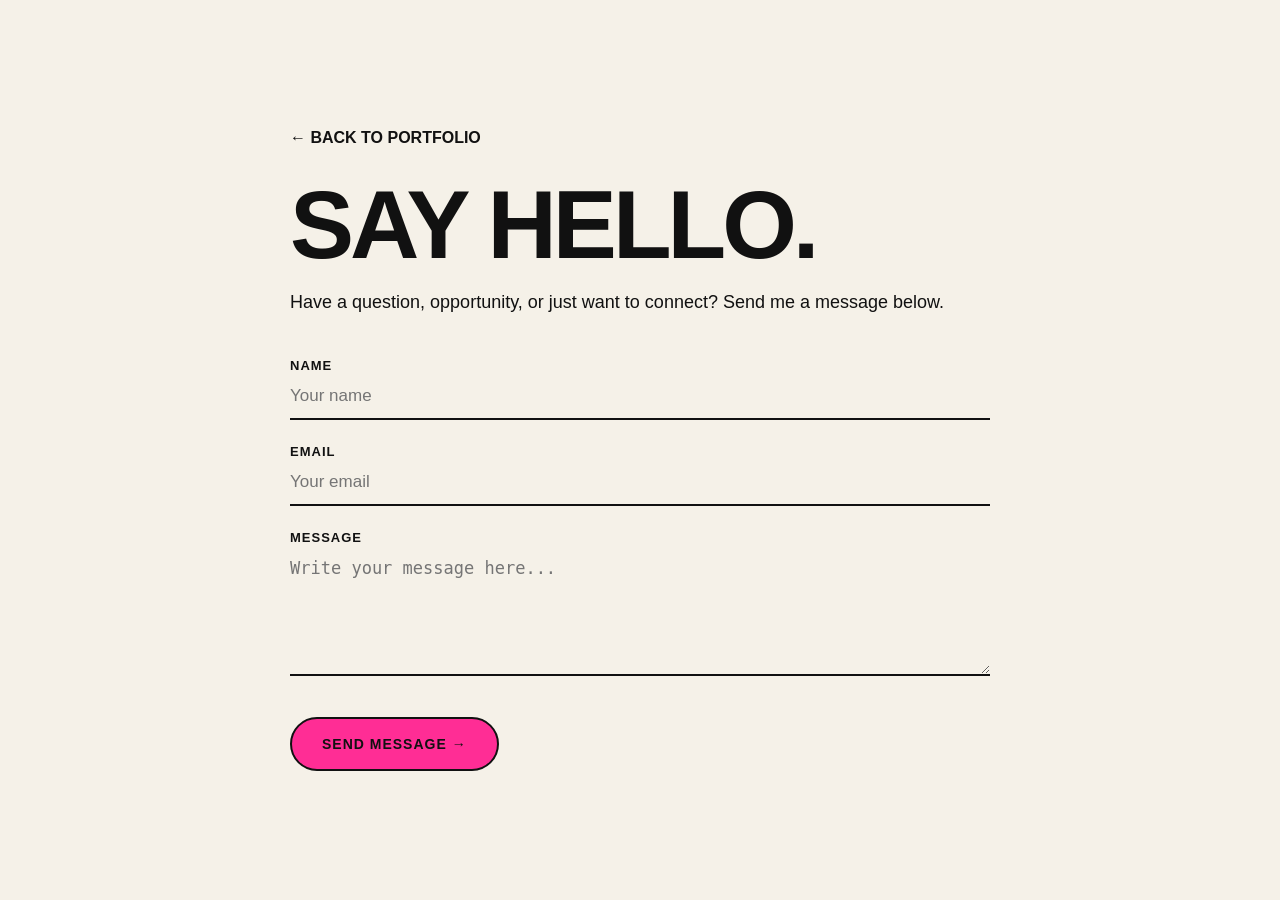
<file: contact.html>
<!DOCTYPE html>
<html lang="en">
<head>
    <meta charset="UTF-8">
    <meta name="viewport" content="width=device-width, initial-scale=1.0">

    <title>Contact | Corina Garcin</title>

    <style>
        * {
            box-sizing: border-box;
            margin: 0;
            padding: 0;
        }

        body {
            font-family: Arial, Helvetica, sans-serif;
            background: #f5f1e8;
            color: #111;
            min-height: 100vh;
            display: flex;
            align-items: center;
            justify-content: center;
            padding: 30px;
        }

        .contact-container {
            width: 100%;
            max-width: 700px;
        }

        .back {
            display: inline-block;
            margin-bottom: 35px;
            color: #111;
            text-decoration: none;
            font-weight: bold;
        }

        .back:hover {
            text-decoration: underline;
        }

        h1 {
            font-size: clamp(3rem, 9vw, 6rem);
            line-height: 0.9;
            margin-bottom: 20px;
            letter-spacing: -4px;
        }

        .intro {
            font-size: 18px;
            margin-bottom: 40px;
            line-height: 1.5;
        }

        form {
            display: flex;
            flex-direction: column;
            gap: 22px;
        }

        label {
            font-size: 13px;
            font-weight: bold;
            letter-spacing: 1px;
        }

        input,
        textarea {
            width: 100%;
            border: none;
            border-bottom: 2px solid #111;
            background: transparent;
            padding: 12px 0;
            font-size: 17px;
            outline: none;
        }

        textarea {
            min-height: 130px;
            resize: vertical;
        }

        input:focus,
        textarea:focus {
            border-bottom-color: #ff2d95;
        }

        button {
            margin-top: 15px;
            background: #ff2d95;
            color: #111;
            border: 2px solid #111;
            border-radius: 999px;
            padding: 17px 30px;
            font-size: 14px;
            font-weight: bold;
            letter-spacing: 1px;
            cursor: pointer;
            align-self: flex-start;
            transition: 0.2s ease;
        }

        button:hover {
            background: #111;
            color: white;
            transform: translateY(-2px);
        }
    </style>
</head>

<body>

    <main class="contact-container">

        <a href="index.html" class="back">← BACK TO PORTFOLIO</a>

        <h1>SAY HELLO.</h1>

        <p class="intro">
            Have a question, opportunity, or just want to connect?
            Send me a message below.
        </p>

       <form action="https://formspree.io/f/mgaowjge" method="POST">

            <div>
                <label for="name">NAME</label>
                <input
                    type="text"
                    id="name"
                    name="name"
                    placeholder="Your name"
                    required
                >
            </div>

            <div>
                <label for="email">EMAIL</label>
                <input
                    type="email"
                    id="email"
                    name="email"
                    placeholder="Your email"
                    required
                >
            </div>

            <div>
                <label for="message">MESSAGE</label>
                <textarea
                    id="message"
                    name="message"
                    placeholder="Write your message here..."
                    required
                ></textarea>
            </div>

            <button type="submit">
                SEND MESSAGE →
            </button>

        </form>

    </main>

</body>
</html>
</file>
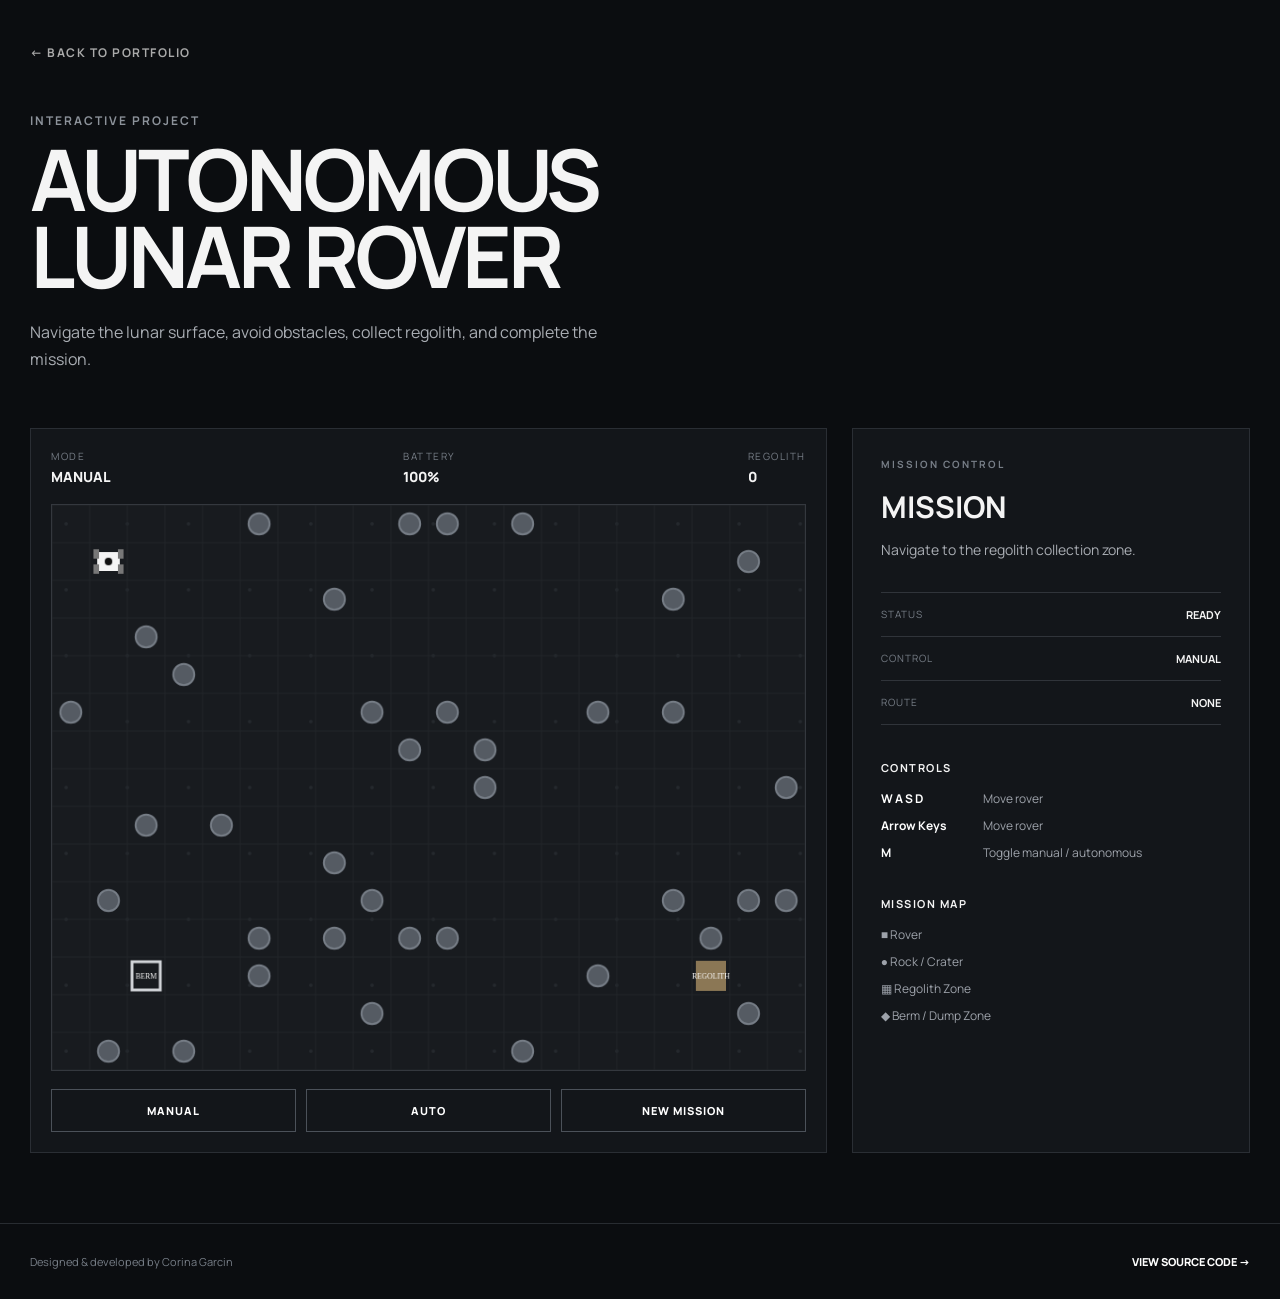
<file: rover.html>
<!DOCTYPE html>
<html lang="en">

<head>
  <meta charset="UTF-8">
  <meta name="viewport" content="width=device-width, initial-scale=1.0">

  <title>Autonomous Lunar Rover | Corina Garcin</title>

  <link rel="preconnect" href="https://fonts.googleapis.com">
  <link rel="preconnect" href="https://fonts.gstatic.com" crossorigin>
  <link
    href="https://fonts.googleapis.com/css2?family=Manrope:wght@400;500;600;700;800&display=swap"
    rel="stylesheet"
  >

  <link rel="stylesheet" href="rover.css">
</head>

<body>

  <header class="rover-header">

    <a href="index.html#projects" class="back-button">
      ← BACK TO PORTFOLIO
    </a>

    <div class="header-text">
      <p class="eyebrow">INTERACTIVE PROJECT</p>

      <h1>AUTONOMOUS<br>LUNAR ROVER</h1>

      <p class="subtitle">
        Navigate the lunar surface, avoid obstacles, collect regolith,
        and complete the mission.
      </p>
    </div>

  </header>


  <main class="game-section">

    <!-- LEFT SIDE: GAME -->
    <section class="game-container">

      <div class="game-topbar">

        <div>
          <span class="label">MODE</span>
          <span id="modeDisplay">MANUAL</span>
        </div>

        <div>
          <span class="label">BATTERY</span>
          <span id="batteryDisplay">100%</span>
        </div>

        <div>
          <span class="label">REGOLITH</span>
          <span id="regolithDisplay">0</span>
        </div>

      </div>


      <!-- GAME CANVAS -->
      <canvas
        id="roverCanvas"
        width="800"
        height="600"
      ></canvas>


      <!-- CONTROLS -->
      <div class="game-controls">

        <button id="manualButton">
          MANUAL
        </button>

        <button id="autoButton">
          AUTO
        </button>

        <button id="resetButton">
          NEW MISSION
        </button>

      </div>

    </section>


    <!-- RIGHT SIDE: INFORMATION -->
    <aside class="mission-panel">

      <p class="panel-label">MISSION CONTROL</p>

      <h2>MISSION</h2>

      <p id="missionStatus">
        Navigate to the regolith collection zone.
      </p>


      <div class="mission-info">

        <div class="info-row">
          <span>STATUS</span>
          <strong id="statusDisplay">READY</strong>
        </div>

        <div class="info-row">
          <span>CONTROL</span>
          <strong id="controlDisplay">MANUAL</strong>
        </div>

        <div class="info-row">
          <span>ROUTE</span>
          <strong id="routeDisplay">NONE</strong>
        </div>

      </div>


      <div class="instructions">

        <h3>CONTROLS</h3>

        <p>
          <strong>W A S D</strong>
          Move rover
        </p>

        <p>
          <strong>Arrow Keys</strong>
          Move rover
        </p>

        <p>
          <strong>M</strong>
          Toggle manual / autonomous
        </p>

      </div>


      <div class="legend">

        <h3>MISSION MAP</h3>

        <p>■ Rover</p>
        <p>● Rock / Crater</p>
        <p>▦ Regolith Zone</p>
        <p>◆ Berm / Dump Zone</p>

      </div>

    </aside>

  </main>


  <footer>
    <p>
      Designed & developed by Corina Garcin
    </p>

    <a
      href="https://github.com/corinagarcin2/Autonomous-Lunar-Rover"
      target="_blank"
      rel="noopener noreferrer"
    >
      VIEW SOURCE CODE →
    </a>
  </footer>


  <script src="rover.js"></script>

</body>

</html>
</file>
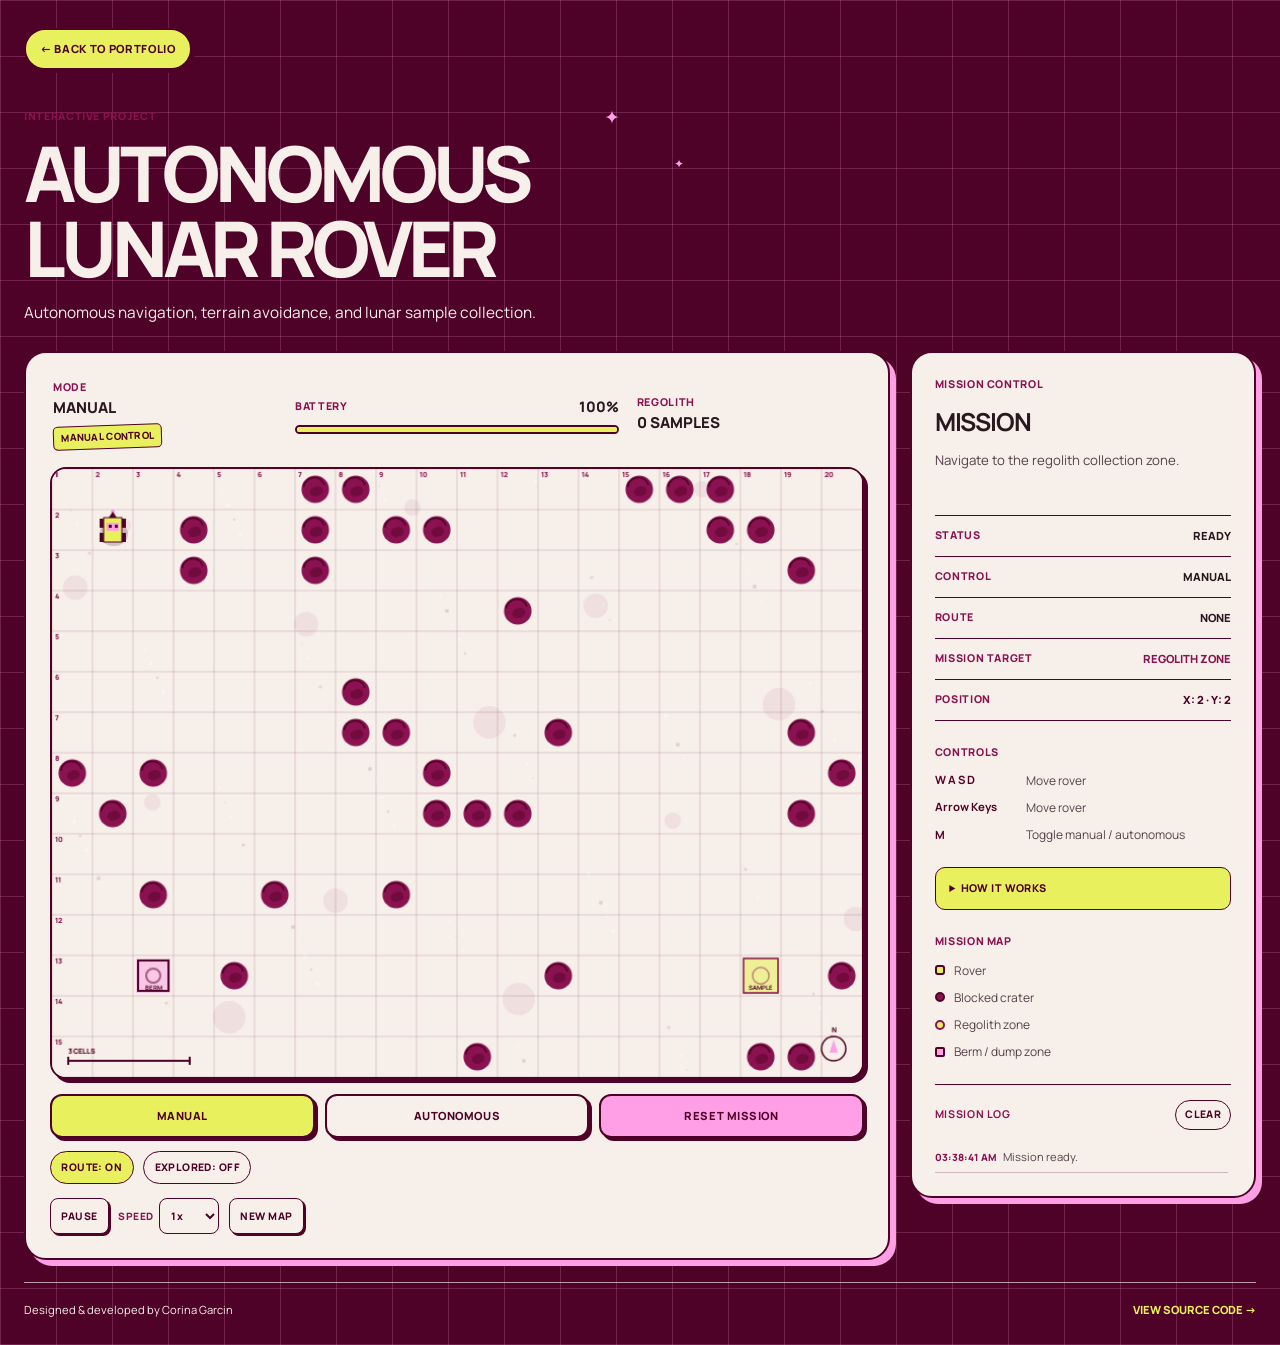
<file: Rover/rover.html>
<!DOCTYPE html>
<html lang="en">

<head>
  <meta charset="UTF-8">
  <meta name="viewport" content="width=device-width, initial-scale=1.0">

  <title>Autonomous Lunar Rover | Corina Garcin</title>

  <link rel="preconnect" href="https://fonts.googleapis.com">
  <link rel="preconnect" href="https://fonts.gstatic.com" crossorigin>
  <link
    href="https://fonts.googleapis.com/css2?family=Manrope:wght@400;500;600;700;800&display=swap"
    rel="stylesheet"
  >

  <link rel="stylesheet" href="rover.css">
</head>

<body>

  <header class="rover-header">

    <a href="../index.html#projects" class="back-button">
      ← BACK TO PORTFOLIO
    </a>

    <div class="header-text">
      <p class="eyebrow">INTERACTIVE PROJECT</p>

      <h1>AUTONOMOUS<br>LUNAR ROVER</h1>

      <p class="subtitle">
        Autonomous navigation, terrain avoidance, and lunar sample collection.
      </p>
    </div>

  </header>


  <main class="game-section">

    <!-- LEFT SIDE: GAME -->
    <section class="game-container">

      <div class="game-topbar">

        <div class="metric">
          <span class="label">MODE</span>
          <span id="modeDisplay">MANUAL</span>
          <span id="modeIndicator" class="mode-indicator" data-mode="manual">MANUAL CONTROL</span>
        </div>

        <div class="metric battery-metric">
          <div class="metric-heading">
            <span class="label">BATTERY</span>
            <span id="batteryDisplay">100%</span>
          </div>
          <div
            id="batteryMeter"
            class="battery-track"
            role="meter"
            aria-label="Battery level"
            aria-valuemin="0"
            aria-valuemax="100"
            aria-valuenow="100"
          >
            <span id="batteryBar" class="battery-fill"></span>
          </div>
        </div>

        <div class="metric">
          <span class="label">REGOLITH</span>
          <span><span id="regolithDisplay">0</span> SAMPLES</span>
        </div>

      </div>


      <!-- GAME CANVAS -->
      <canvas
        id="roverCanvas"
        width="800"
        height="600"
        aria-label="Lunar mission map. Move the rover with WASD or arrow keys."
      ></canvas>


      <!-- CONTROLS -->
      <div class="game-controls">

        <button id="manualButton" type="button" aria-pressed="true">
          MANUAL
        </button>

        <button id="autoButton" type="button" aria-pressed="false">
          AUTONOMOUS
        </button>

        <button id="resetButton" type="button">
          RESET MISSION
        </button>

      </div>

      <div class="map-view-controls" aria-label="Map view controls">
        <button id="routeToggle" class="map-toggle is-active" type="button" aria-pressed="true">
          ROUTE: ON
        </button>
        <button id="exploredToggle" class="map-toggle" type="button" aria-pressed="false">
          EXPLORED: OFF
        </button>
      </div>

      <div class="simulation-controls" aria-label="Simulation controls">
        <button id="pauseButton" type="button" aria-pressed="false">PAUSE</button>
        <label for="speedSelect">SPEED
          <select id="speedSelect">
            <option value="0.5">0.5x</option>
            <option value="1" selected>1x</option>
            <option value="2">2x</option>
          </select>
        </label>
        <button id="newMapButton" type="button">NEW MAP</button>
      </div>

      <section id="missionSummary" class="mission-summary" hidden aria-labelledby="missionSummaryTitle">
        <h2 id="missionSummaryTitle">MISSION SUMMARY</h2>
        <dl>
          <div><dt>Elapsed time</dt><dd id="summaryElapsed">0:00</dd></div>
          <div><dt>Distance traveled</dt><dd id="summaryDistance">0 cells</dd></div>
          <div><dt>Samples collected</dt><dd id="summarySamples">0</dd></div>
          <div><dt>Battery used</dt><dd id="summaryBattery">0%</dd></div>
        </dl>
        <button id="runAgainButton" type="button">RUN AGAIN</button>
      </section>

    </section>


    <!-- RIGHT SIDE: INFORMATION -->
    <aside class="mission-panel">

      <p class="panel-label">MISSION CONTROL</p>

      <h2>MISSION</h2>

      <p id="missionStatus">
        Navigate to the regolith collection zone.
      </p>


      <div class="mission-info">

        <div class="info-row">
          <span>STATUS</span>
          <strong id="statusDisplay">READY</strong>
        </div>

        <div class="info-row">
          <span>CONTROL</span>
          <strong id="controlDisplay">MANUAL</strong>
        </div>

        <div class="info-row">
          <span>ROUTE</span>
          <strong id="routeDisplay">NONE</strong>
        </div>

        <div class="info-row">
          <span>MISSION TARGET</span>
          <strong id="targetDisplay">REGOLITH ZONE</strong>
        </div>

        <div class="info-row">
          <span>POSITION</span>
          <strong id="positionDisplay">X: 2 · Y: 2</strong>
        </div>

      </div>


      <div class="instructions">

        <h3>CONTROLS</h3>

        <p>
          <strong>W A S D</strong>
          Move rover
        </p>

        <p>
          <strong>Arrow Keys</strong>
          Move rover
        </p>

        <p>
          <strong>M</strong>
          Toggle manual / autonomous
        </p>

      </div>

      <details class="how-it-works">
        <summary>HOW IT WORKS</summary>
        <p>The rover uses A* pathfinding to compare possible routes around blocked craters. It chooses an efficient path to the active mission target, then follows that route one grid cell at a time.</p>
      </details>


      <div class="legend">

        <h3>MISSION MAP</h3>

        <p><span class="legend-symbol rover-symbol"></span>Rover</p>
        <p><span class="legend-symbol crater-symbol"></span>Blocked crater</p>
        <p><span class="legend-symbol regolith-symbol"></span>Regolith zone</p>
        <p><span class="legend-symbol berm-symbol"></span>Berm / dump zone</p>

      </div>


      <section class="mission-log" aria-labelledby="missionLogTitle">
        <div class="mission-log-heading">
          <h3 id="missionLogTitle">MISSION LOG</h3>
          <button id="clearLogButton" type="button">CLEAR</button>
        </div>
        <ol id="missionLogEntries" class="mission-log-entries" aria-live="polite"></ol>
      </section>

    </aside>

  </main>


  <footer>
    <p>
      Designed &amp; developed by Corina Garcin
    </p>

    <a
      href="https://github.com/corinagarcin2/Autonomous-Lunar-Rover"
      target="_blank"
      rel="noopener noreferrer"
    >
      VIEW SOURCE CODE →
    </a>
  </footer>


  <script src="rover.js"></script>

</body>

</html>
</file>
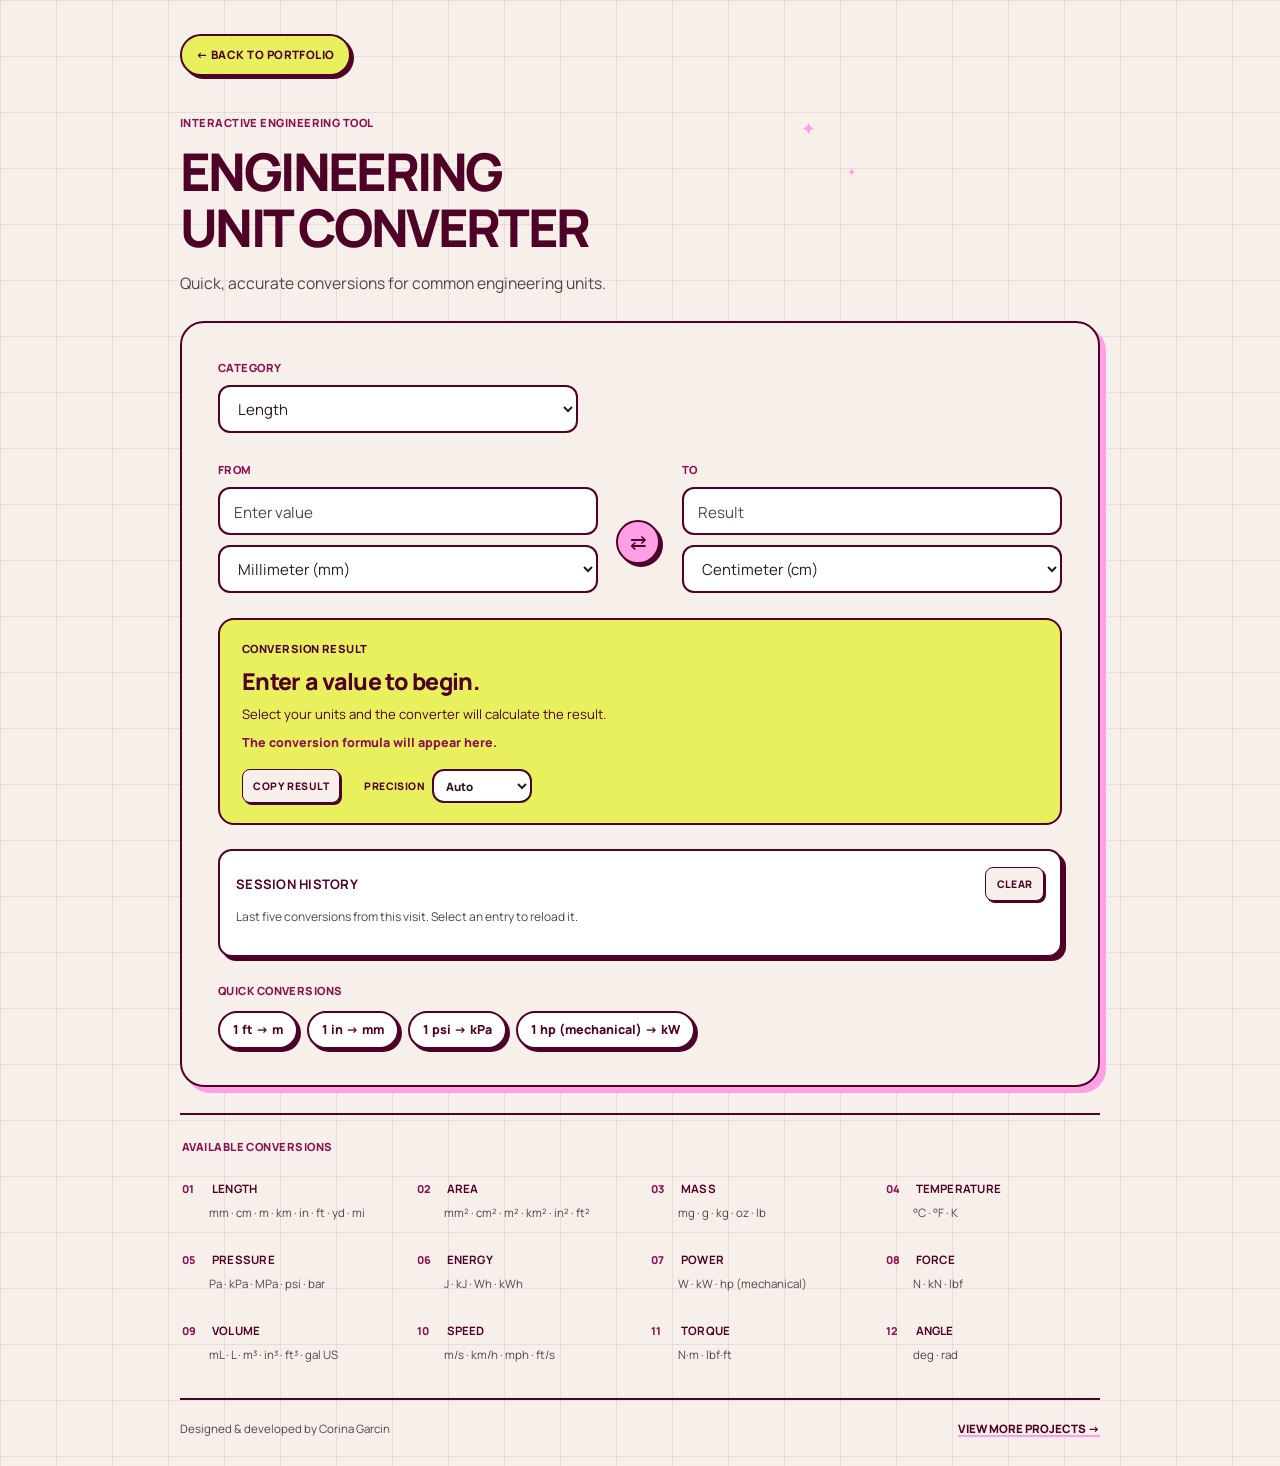
<file: Unit converter/converter.html>
<!DOCTYPE html>
<html lang="en">

<head>
  <meta charset="UTF-8">
  <meta name="viewport" content="width=device-width, initial-scale=1.0">

  <title>Engineering Unit Converter | Corina Garcin</title>

  <link rel="preconnect" href="https://fonts.googleapis.com">
  <link rel="preconnect" href="https://fonts.gstatic.com" crossorigin>

  <link
    href="https://fonts.googleapis.com/css2?family=Manrope:wght@400;500;600;700;800&display=swap"
    rel="stylesheet"
  >

  <link rel="stylesheet" href="converter.css">
</head>

<body>
  <header class="converter-header">

    <a href="../index.html#projects" class="back-button">
      ← BACK TO PORTFOLIO
    </a>

    <div class="header-content">

      <p class="eyebrow">INTERACTIVE ENGINEERING TOOL</p>

      <h1>
        ENGINEERING<br>
        UNIT CONVERTER
      </h1>

      <p class="subtitle">
        Quick, accurate conversions for common engineering units.
      </p>

    </div>

  </header>


  <main class="converter-section">

    <section class="converter-card">

      <!-- CATEGORY -->

      <div class="field-group">

        <label for="category">
          CATEGORY
        </label>

        <select id="category">

          <option value="length">Length</option>
          <option value="area">Area</option>
          <option value="mass">Mass</option>
          <option value="temperature">Temperature</option>
          <option value="pressure">Pressure</option>
          <option value="energy">Energy</option>
          <option value="power">Power</option>
          <option value="force">Force</option>
          <option value="volume">Volume</option>
          <option value="speed">Speed</option>
          <option value="torque">Torque</option>
          <option value="angle">Angle</option>

        </select>

      </div>


      <!-- INPUT -->

      <div class="conversion-grid">

        <div class="unit-box">

          <label for="inputValue">
            FROM
          </label>

          <input
            type="number"
            id="inputValue"
            placeholder="Enter value"
            step="any"
          >

          <select id="fromUnit"></select>

        </div>


        <!-- SWAP -->

        <button
          id="swapButton"
          class="swap-button"
          type="button"
          aria-label="Swap units"
        >
          ⇄
        </button>


        <!-- OUTPUT -->

        <div class="unit-box">

          <label for="resultValue">
            TO
          </label>

          <input
            type="text"
            id="resultValue"
            placeholder="Result"
            readonly
          >

          <select id="toUnit"></select>

        </div>

      </div>


      <!-- FULL RESULT -->

      <div class="result-panel">

        <p class="result-label">
          CONVERSION RESULT
        </p>

        <h2 id="fullResult">
          Enter a value to begin.
        </h2>

        <p id="conversionDetails">
          Select your units and the converter will calculate the result.
        </p>

        <p id="conversionFormula" class="conversion-formula">
          The conversion formula will appear here.
        </p>

        <div class="result-actions">
          <button id="copyResultButton" type="button">COPY RESULT</button>
          <span id="copyStatus" role="status" aria-live="polite"></span>
          <label for="precisionSelect">PRECISION
            <select id="precisionSelect">
              <option value="auto" selected>Auto</option>
              <option value="2">2 decimals</option>
              <option value="4">4 decimals</option>
              <option value="6">6 decimals</option>
            </select>
          </label>
        </div>

      </div>


      <section id="allUnitsPanel" class="all-units-panel" hidden aria-labelledby="allUnitsTitle">
        <h2 id="allUnitsTitle">ALL UNITS</h2>
        <p>Choose a row to set it as the destination unit.</p>
        <div class="all-units-scroll">
          <table>
            <thead>
              <tr><th scope="col">Unit</th><th scope="col">Converted value</th></tr>
            </thead>
            <tbody id="allUnitsBody"></tbody>
          </table>
        </div>
      </section>


      <section class="history-panel" aria-labelledby="historyTitle">
        <div class="history-heading">
          <h2 id="historyTitle">SESSION HISTORY</h2>
          <button id="clearHistoryButton" type="button">CLEAR</button>
        </div>
        <p>Last five conversions from this visit. Select an entry to reload it.</p>
        <ol id="historyList" class="history-list"></ol>
      </section>


      <!-- QUICK EXAMPLES -->

      <div class="quick-section">

        <p class="quick-title">
          QUICK CONVERSIONS
        </p>

        <div class="quick-buttons">

          <button type="button" data-category="length" data-value="1" data-from="ft" data-to="m">
            1 ft → m
          </button>

          <button type="button" data-category="length" data-value="1" data-from="in" data-to="mm">
            1 in → mm
          </button>

          <button type="button" data-category="pressure" data-value="1" data-from="psi" data-to="kPa">
            1 psi → kPa
          </button>

          <button type="button" data-category="power" data-value="1" data-from="hp" data-to="kW">
            1 hp (mechanical) → kW
          </button>

        </div>

      </div>

    </section>


    <!-- INFORMATION PANEL -->

    <aside class="info-panel">

      <p class="panel-label">
        AVAILABLE CONVERSIONS
      </p>

      <div class="conversion-list">

        <div>
          <span>01</span>
          <strong>LENGTH</strong>
          <p>mm · cm · m · km · in · ft · yd · mi</p>
        </div>

        <div>
          <span>02</span>
          <strong>AREA</strong>
          <p>mm² · cm² · m² · km² · in² · ft²</p>
        </div>

        <div>
          <span>03</span>
          <strong>MASS</strong>
          <p>mg · g · kg · oz · lb</p>
        </div>

        <div>
          <span>04</span>
          <strong>TEMPERATURE</strong>
          <p>°C · °F · K</p>
        </div>

        <div>
          <span>05</span>
          <strong>PRESSURE</strong>
          <p>Pa · kPa · MPa · psi · bar</p>
        </div>

        <div>
          <span>06</span>
          <strong>ENERGY</strong>
          <p>J · kJ · Wh · kWh</p>
        </div>

        <div>
          <span>07</span>
          <strong>POWER</strong>
          <p>W · kW · hp (mechanical)</p>
        </div>

        <div>
          <span>08</span>
          <strong>FORCE</strong>
          <p>N · kN · lbf</p>
        </div>

        <div>
          <span>09</span>
          <strong>VOLUME</strong>
          <p>mL · L · m³ · in³ · ft³ · gal US</p>
        </div>

        <div>
          <span>10</span>
          <strong>SPEED</strong>
          <p>m/s · km/h · mph · ft/s</p>
        </div>

        <div>
          <span>11</span>
          <strong>TORQUE</strong>
          <p>N·m · lbf·ft</p>
        </div>

        <div>
          <span>12</span>
          <strong>ANGLE</strong>
          <p>deg · rad</p>
        </div>

      </div>

    </aside>

  </main>


  <footer>

    <p>
      Designed &amp; developed by Corina Garcin
    </p>

    <a href="../index.html#projects">
      VIEW MORE PROJECTS →
    </a>

  </footer>


  <script src="converter.js"></script>

</body>

</html>
</file>
<file: rover.css>
* {
  box-sizing: border-box;
  margin: 0;
  padding: 0;
}

body {
  font-family: "Manrope", sans-serif;
  background: #0b0d10;
  color: #f4f4f4;
  min-height: 100vh;
}

/* HEADER */

.rover-header {
  max-width: 1300px;
  margin: auto;
  padding: 40px 30px 25px;
}

.back-button {
  color: #aaa;
  text-decoration: none;
  font-size: 12px;
  font-weight: 700;
  letter-spacing: 1.5px;
}

.back-button:hover {
  color: white;
}

.header-text {
  margin-top: 50px;
}

.eyebrow {
  color: #8c929a;
  font-size: 12px;
  font-weight: 700;
  letter-spacing: 2px;
  margin-bottom: 12px;
}

.header-text h1 {
  font-size: clamp(42px, 7vw, 85px);
  line-height: 0.9;
  letter-spacing: -4px;
}

.subtitle {
  color: #a9adb3;
  max-width: 600px;
  margin-top: 25px;
  line-height: 1.7;
}


/* MAIN GAME AREA */

.game-section {
  max-width: 1300px;
  margin: auto;
  padding: 30px;
  display: grid;
  grid-template-columns: minmax(0, 2fr) minmax(280px, 1fr);
  gap: 25px;
}


/* GAME */

.game-container {
  background: #13161a;
  border: 1px solid #2a2e34;
  padding: 20px;
}

.game-topbar {
  display: flex;
  justify-content: space-between;
  gap: 15px;
  padding-bottom: 18px;
}

.game-topbar div {
  display: flex;
  flex-direction: column;
}

.label {
  color: #777e87;
  font-size: 10px;
  letter-spacing: 1.5px;
  margin-bottom: 4px;
}

.game-topbar span:not(.label) {
  font-size: 14px;
  font-weight: 800;
}


/* CANVAS */

#roverCanvas {
  width: 100%;
  height: auto;
  display: block;
  background: #1c1f23;
  border: 1px solid #34383e;
}


/* BUTTONS */

.game-controls {
  display: flex;
  gap: 10px;
  margin-top: 18px;
}

.game-controls button {
  flex: 1;
  background: transparent;
  border: 1px solid #4b5159;
  color: white;
  padding: 13px 10px;
  font-family: inherit;
  font-size: 11px;
  font-weight: 800;
  letter-spacing: 1px;
  cursor: pointer;
  transition: 0.2s ease;
}

.game-controls button:hover {
  background: white;
  color: #111;
}


/* MISSION PANEL */

.mission-panel {
  background: #13161a;
  border: 1px solid #2a2e34;
  padding: 28px;
}

.panel-label {
  color: #777e87;
  font-size: 10px;
  font-weight: 700;
  letter-spacing: 2px;
  margin-bottom: 15px;
}

.mission-panel h2 {
  font-size: 30px;
  margin-bottom: 12px;
}

#missionStatus {
  color: #a9adb3;
  line-height: 1.6;
  font-size: 14px;
}


/* STATUS INFORMATION */

.mission-info {
  margin-top: 30px;
  border-top: 1px solid #30343a;
}

.info-row {
  display: flex;
  justify-content: space-between;
  gap: 20px;
  padding: 14px 0;
  border-bottom: 1px solid #30343a;
}

.info-row span {
  color: #777e87;
  font-size: 10px;
  letter-spacing: 1px;
}

.info-row strong {
  font-size: 11px;
  text-align: right;
}


/* INSTRUCTIONS */

.instructions,
.legend {
  margin-top: 35px;
}

.instructions h3,
.legend h3 {
  font-size: 11px;
  letter-spacing: 1.5px;
  margin-bottom: 15px;
}

.instructions p,
.legend p {
  color: #9da2aa;
  font-size: 12px;
  margin: 10px 0;
}

.instructions strong {
  color: white;
  display: inline-block;
  width: 100px;
}


/* FOOTER */

footer {
  max-width: 1300px;
  margin: 40px auto 0;
  padding: 30px;
  border-top: 1px solid #282c31;

  display: flex;
  justify-content: space-between;
  gap: 20px;

  color: #777e87;
  font-size: 11px;
}

footer a {
  color: white;
  text-decoration: none;
  font-weight: 800;
}

footer a:hover {
  text-decoration: underline;
}


/* MOBILE */

@media (max-width: 900px) {

  .game-section {
    grid-template-columns: 1fr;
  }

  .header-text h1 {
    letter-spacing: -2px;
  }

}

@media (max-width: 600px) {

  .rover-header,
  .game-section {
    padding-left: 18px;
    padding-right: 18px;
  }

  .game-topbar {
    flex-wrap: wrap;
  }

  .game-controls {
    flex-direction: column;
  }

  footer {
    flex-direction: column;
    padding: 25px 18px;
  }

}
</file>
<file: Rover/rover.css>
* {
  box-sizing: border-box;
}

:root {
  color-scheme: light;
  --burgundy: #4f0227;
  --pink: #ff9fe6;
  --lime: #e9f05d;
  --cream: #f7efe9;
  --berry: #8a1250;
  --dark-text: #2a1820;
  --soft-text: #55424b;
  --line: rgba(79, 2, 39, 0.24);
}

html {
  min-height: 100%;
}

body {
  min-height: 100vh;
  margin: 0;
  overflow-x: hidden;
  background-color: var(--burgundy);
  background-image:
    linear-gradient(rgba(255, 159, 230, 0.2) 1px, transparent 1px),
    linear-gradient(90deg, rgba(255, 159, 230, 0.2) 1px, transparent 1px);
  background-size: 56px 56px;
  color: var(--cream);
  font-family: "Manrope", "Segoe UI", sans-serif;
  line-height: 1.6;
  -webkit-font-smoothing: antialiased;
}

.rover-header,
.game-section,
footer {
  width: min(100% - 48px, 1360px);
  margin-right: auto;
  margin-left: auto;
}

.rover-header {
  padding-top: 28px;
}

.back-button {
  display: inline-flex;
  min-height: 42px;
  align-items: center;
  padding: 0 14px;
  border: 2px solid var(--burgundy);
  border-radius: 999px;
  background: var(--lime);
  box-shadow: 3px 3px 0 var(--burgundy);
  color: var(--burgundy);
  font-size: 0.7rem;
  font-weight: 800;
  letter-spacing: 0.06em;
  text-decoration: none;
  transition: transform 0.2s ease, box-shadow 0.2s ease;
}

.back-button:hover,
.back-button:focus-visible {
  transform: translate(2px, 2px);
  box-shadow: 1px 1px 0 var(--burgundy);
}

.header-text {
  position: relative;
  margin: 38px 0 4px;
}

.header-text::before,
.header-text::after {
  position: absolute;
  color: var(--pink);
  content: "✦";
  line-height: 1;
}

.header-text::before {
  top: 0;
  left: min(58vw, 580px);
  font-size: 1.2rem;
}

.header-text::after {
  top: 3.1rem;
  left: min(64vw, 650px);
  font-size: 0.75rem;
}

.eyebrow,
.label,
.panel-label,
.info-row > span,
.instructions h3,
.legend h3 {
  color: var(--berry);
  font-size: 0.67rem;
  font-weight: 800;
  letter-spacing: 0.06em;
}

.eyebrow {
  margin-bottom: 10px;
}

.header-text h1 {
  margin: 0;
  color: var(--cream);
  font-size: clamp(2.5rem, 6vw, 4.8rem);
  font-weight: 800;
  letter-spacing: -0.065em;
  line-height: 0.98;
}

.subtitle {
  max-width: 620px;
  margin: 15px 0 0;
  color: var(--cream);
  font-size: 0.96rem;
}

.game-section {
  display: grid;
  grid-template-columns: minmax(0, 1.8fr) minmax(275px, 0.72fr);
  align-items: start;
  gap: 20px;
  padding-top: 22px;
  padding-bottom: 22px;
}

.game-container,
.mission-panel {
  min-width: 0;
  border: 2px solid var(--burgundy);
  border-radius: 22px;
  background: var(--cream);
  box-shadow: 6px 6px 0 var(--pink);
  color: var(--dark-text);
}

.game-container {
  padding: clamp(14px, 2.2vw, 24px);
}

.game-topbar {
  display: grid;
  grid-template-columns: minmax(130px, 0.9fr) minmax(180px, 1.3fr) minmax(120px, 0.9fr);
  align-items: center;
  gap: 18px;
  padding: 2px 3px 18px;
}

.metric {
  display: flex;
  min-width: 0;
  flex-direction: column;
}

.metric > span:not(.label),
.metric-heading > span:last-child {
  color: var(--dark-text);
  font-size: 0.94rem;
  font-weight: 800;
}

.mode-indicator {
  display: inline-flex;
  width: fit-content;
  margin-top: 5px;
  padding: 0.2rem 0.45rem;
  border: 1.5px solid var(--burgundy);
  border-radius: 5px;
  background: var(--lime);
  color: var(--burgundy) !important;
  font-size: 0.61rem !important;
  font-weight: 800;
  letter-spacing: 0.03em;
  transform: rotate(-2deg);
}

.mode-indicator::before {
  display: none;
}

.mode-indicator[data-mode="auto"] {
  background: var(--pink);
  color: var(--burgundy) !important;
}

.metric-heading {
  display: flex;
  align-items: center;
  justify-content: space-between;
  gap: 10px;
}

.metric-heading > span:last-child {
  font-size: 0.9rem;
}

.battery-track {
  height: 9px;
  margin-top: 7px;
  overflow: hidden;
  border: 2px solid var(--burgundy);
  border-radius: 999px;
  background: var(--cream);
}

.battery-fill {
  display: block;
  width: 100%;
  height: 100%;
  background: var(--lime);
  transition: width 0.3s ease, background 0.3s ease;
}

.battery-track.is-low .battery-fill {
  background: var(--pink);
}

#roverCanvas {
  display: block;
  width: 100%;
  height: auto;
  border: 2px solid var(--burgundy);
  border-radius: 16px;
  background: var(--cream);
  box-shadow: 4px 4px 0 var(--burgundy);
}

.game-controls {
  display: flex;
  gap: 10px;
  margin-top: 15px;
}

.game-controls button {
  min-height: 44px;
  flex: 1;
  padding: 0 12px;
  border: 2px solid var(--burgundy);
  border-radius: 12px;
  background: var(--cream);
  box-shadow: 3px 3px 0 var(--burgundy);
  color: var(--burgundy);
  font: inherit;
  font-size: 0.7rem;
  font-weight: 800;
  letter-spacing: 0.05em;
  cursor: pointer;
  transition: transform 0.2s ease, box-shadow 0.2s ease, background 0.2s ease;
}

.game-controls button:hover,
.game-controls button:focus-visible {
  transform: translate(2px, 2px);
  box-shadow: 1px 1px 0 var(--burgundy);
}

.game-controls button.is-active {
  background: var(--lime);
  color: var(--burgundy);
}

.game-controls #resetButton {
  background: var(--pink);
  color: var(--burgundy);
}

.map-view-controls {
  display: flex;
  flex-wrap: wrap;
  gap: 0.6rem;
  margin-top: 0.85rem;
}

.map-toggle,
.mission-log-heading button {
  border: 1.5px solid var(--burgundy);
  border-radius: 999px;
  background: var(--cream);
  color: var(--burgundy);
  font: inherit;
  font-size: 0.65rem;
  font-weight: 800;
  letter-spacing: 0.04em;
  cursor: pointer;
}

.map-toggle {
  padding: 0.45rem 0.65rem;
}

.map-toggle.is-active {
  background: var(--lime);
}

.map-toggle:hover,
.map-toggle:focus-visible,
.mission-log-heading button:hover,
.mission-log-heading button:focus-visible {
  background: var(--pink);
}

.simulation-controls {
  display: flex;
  flex-wrap: wrap;
  align-items: center;
  gap: 0.6rem;
  margin-top: 0.85rem;
}

.simulation-controls button,
.simulation-controls select {
  min-height: 36px;
  border: 1.5px solid var(--burgundy);
  border-radius: 8px;
  background: var(--cream);
  color: var(--burgundy);
  font: inherit;
  font-size: 0.65rem;
  font-weight: 800;
  letter-spacing: 0.04em;
}

.simulation-controls button {
  padding: 0 0.65rem;
  box-shadow: 2px 2px 0 var(--burgundy);
  cursor: pointer;
}

.simulation-controls button:hover,
.simulation-controls button:focus-visible {
  transform: translate(1px, 1px);
  box-shadow: 1px 1px 0 var(--burgundy);
}

.simulation-controls button[aria-pressed="true"] {
  background: var(--pink);
}

.simulation-controls label {
  display: inline-flex;
  align-items: center;
  gap: 0.35rem;
  color: var(--berry);
  font-size: 0.63rem;
  font-weight: 800;
  letter-spacing: 0.04em;
}

.simulation-controls select {
  padding: 0 0.45rem;
}

.mission-summary {
  margin-top: 1rem;
  padding: 1rem;
  border: 2px solid var(--burgundy);
  border-radius: 12px;
  background: var(--pink);
  box-shadow: 3px 3px 0 var(--burgundy);
  color: var(--burgundy);
}

.mission-summary h2 {
  margin: 0;
  font-size: 0.82rem;
  letter-spacing: 0.04em;
}

.mission-summary dl {
  display: grid;
  grid-template-columns: repeat(2, minmax(0, 1fr));
  gap: 0.65rem;
  margin: 0.8rem 0;
}

.mission-summary dl div {
  border-top: 1px solid var(--burgundy);
  padding-top: 0.4rem;
}

.mission-summary dt {
  font-size: 0.6rem;
  font-weight: 800;
  letter-spacing: 0.04em;
}

.mission-summary dd {
  margin: 0.15rem 0 0;
  font-size: 0.75rem;
  font-weight: 800;
}

.mission-summary button {
  min-height: 34px;
  padding: 0 0.65rem;
  border: 1.5px solid var(--burgundy);
  border-radius: 8px;
  background: var(--lime);
  box-shadow: 2px 2px 0 var(--burgundy);
  color: var(--burgundy);
  font: inherit;
  font-size: 0.65rem;
  font-weight: 800;
  letter-spacing: 0.04em;
  cursor: pointer;
}

.mission-summary button:hover,
.mission-summary button:focus-visible {
  transform: translate(1px, 1px);
  box-shadow: 1px 1px 0 var(--burgundy);
}

button:focus-visible,
a:focus-visible {
  outline: 3px solid var(--pink);
  outline-offset: 3px;
}

.mission-panel {
  padding: 23px;
}

.panel-label {
  margin: 0 0 9px;
}

.mission-panel h2 {
  margin: 0 0 8px;
  font-size: 1.55rem;
  letter-spacing: -0.045em;
}

#missionStatus {
  min-height: 48px;
  margin: 0;
  color: var(--soft-text);
  font-size: 0.83rem;
  line-height: 1.55;
}

.mission-info {
  margin-top: 17px;
  border-top: 1px solid var(--burgundy);
}

.info-row {
  display: flex;
  justify-content: space-between;
  gap: 14px;
  padding: 11px 0;
  border-bottom: 1px solid var(--burgundy);
}

.info-row strong {
  color: var(--dark-text);
  font-size: 0.7rem;
  font-weight: 800;
  text-align: right;
}

#targetDisplay {
  color: var(--berry);
}

#positionDisplay {
  color: var(--burgundy);
}

.instructions,
.legend {
  margin-top: 23px;
}

.instructions h3,
.legend h3 {
  margin: 0 0 10px;
}

.instructions p,
.legend p {
  display: flex;
  align-items: center;
  gap: 9px;
  margin: 8px 0;
  color: var(--soft-text);
  font-size: 0.75rem;
}

.instructions strong {
  min-width: 82px;
  color: var(--burgundy);
  font-size: 0.71rem;
}

.how-it-works {
  margin-top: 23px;
  border: 1.5px solid var(--burgundy);
  border-radius: 10px;
  background: var(--lime);
  color: var(--burgundy);
}

.how-it-works summary {
  padding: 0.75rem 0.85rem;
  font-size: 0.67rem;
  font-weight: 800;
  letter-spacing: 0.04em;
  cursor: pointer;
}

.how-it-works p {
  margin: 0;
  padding: 0 0.85rem 0.85rem;
  font-size: 0.74rem;
  line-height: 1.55;
}

.how-it-works summary:focus-visible {
  outline: 2px solid var(--pink);
  outline-offset: 2px;
}

.legend-symbol {
  display: inline-block;
  width: 10px;
  height: 10px;
  flex: 0 0 10px;
  border-radius: 50%;
}

.mission-log {
  margin-top: 23px;
  border-top: 1px solid var(--burgundy);
}

.mission-log-heading {
  display: flex;
  align-items: center;
  justify-content: space-between;
  gap: 1rem;
  padding-top: 0.9rem;
}

.mission-log-heading h3 {
  margin: 0;
  color: var(--berry);
  font-size: 0.67rem;
  letter-spacing: 0.06em;
}

.mission-log-heading button {
  padding: 0.35rem 0.55rem;
}

.mission-log-entries {
  max-height: 180px;
  margin: 0.75rem 0 0;
  padding: 0 0.2rem 0 0;
  overflow-y: auto;
  list-style: none;
}

.mission-log-entries li {
  padding: 0.45rem 0;
  border-bottom: 1px solid var(--line);
  color: var(--soft-text);
  font-size: 0.7rem;
  line-height: 1.45;
}

.mission-log-entries time {
  margin-right: 0.4rem;
  color: var(--berry);
  font-size: 0.62rem;
  font-weight: 800;
}

.rover-symbol {
  border: 2px solid var(--burgundy);
  border-radius: 3px;
  background: var(--lime);
}

.crater-symbol {
  border: 2px solid var(--burgundy);
  background: var(--berry);
}

.regolith-symbol {
  border: 2px solid var(--berry);
  background: var(--lime);
}

.berm-symbol {
  border: 2px solid var(--burgundy);
  border-radius: 2px;
  background: var(--pink);
}

footer {
  display: flex;
  justify-content: space-between;
  gap: 20px;
  padding-top: 18px;
  padding-bottom: 26px;
  border-top: 1px solid rgba(247, 239, 233, 0.65);
  color: var(--cream);
  font-size: 0.7rem;
}

footer p {
  margin: 0;
}

footer a {
  color: var(--lime);
  font-weight: 800;
  text-decoration: none;
}

footer a:hover,
footer a:focus-visible {
  color: var(--pink);
}

@media (max-width: 980px) {
  .game-section {
    grid-template-columns: minmax(0, 1fr);
  }

  .mission-panel {
    display: grid;
    grid-template-columns: minmax(180px, 1fr) minmax(200px, 1.2fr);
    gap: 0 26px;
  }

  .mission-panel > .panel-label,
  .mission-panel > h2,
  .mission-panel > #missionStatus,
  .mission-panel > .mission-info,
  .mission-panel > .mission-log {
    grid-column: 1;
  }

  .mission-panel > .instructions,
  .mission-panel > .how-it-works,
  .mission-panel > .legend {
    grid-column: 2;
    margin-top: 0;
  }

  .mission-panel > .instructions {
    grid-row: 1 / span 3;
  }

  .mission-panel > .how-it-works {
    grid-row: 4;
  }

  .mission-panel > .legend {
    grid-row: 5;
  }

  .mission-panel > .mission-log {
    grid-column: 1 / -1;
  }

  .mission-summary {
    grid-column: 1 / -1;
  }
}

@media (max-width: 620px) {
  .rover-header,
  .game-section,
  footer {
    width: min(100% - 30px, 520px);
  }

  .rover-header {
    padding-top: 18px;
  }

  .header-text {
    margin-top: 28px;
  }

  .game-section {
    gap: 14px;
    padding-top: 16px;
  }

  .game-container {
    padding: 12px;
    border-radius: 18px;
  }

  .game-topbar {
    grid-template-columns: 1fr 1.1fr;
    gap: 12px;
    padding-bottom: 13px;
  }

  .mission-panel {
    display: block;
    padding: 18px;
  }

  .mission-panel > .instructions,
  .mission-panel > .how-it-works,
  .mission-panel > .legend {
    margin-top: 20px;
  }

  .game-controls {
    flex-wrap: wrap;
  }

  .game-controls button {
    min-width: 110px;
  }

  .mission-summary dl {
    grid-template-columns: 1fr;
  }

  footer {
    flex-direction: column;
    gap: 8px;
  }
}

@media (prefers-reduced-motion: reduce) {
  *,
  *::before,
  *::after {
    scroll-behavior: auto !important;
    animation-duration: 0.01ms !important;
    animation-iteration-count: 1 !important;
    transition-duration: 0.01ms !important;
  }
}
</file>
<file: Unit converter/converter.css>
* {
  box-sizing: border-box;
}

:root {
  --burgundy: #4f0227;
  --pink: #ff9fe6;
  --lime: #e9f05d;
  --cream: #f7efe9;
  --berry: #8a1250;
  --dark-text: #2a1820;
  --soft-text: #55424b;
  --line: rgba(79, 2, 39, 0.22);
}

html {
  min-width: 320px;
  scroll-behavior: smooth;
}

body {
  min-height: 100vh;
  margin: 0;
  background-color: var(--cream);
  background-image:
    linear-gradient(rgba(79, 2, 39, 0.08) 1px, transparent 1px),
    linear-gradient(90deg, rgba(79, 2, 39, 0.08) 1px, transparent 1px);
  background-size: 56px 56px;
  color: var(--dark-text);
  font-family: "Manrope", "Avenir Next", "Segoe UI", sans-serif;
  font-size: 15px;
  line-height: 1.6;
  -webkit-font-smoothing: antialiased;
}

button,
input,
select {
  font: inherit;
}

.converter-header,
.converter-section,
footer {
  width: min(100% - 40px, 920px);
  margin-right: auto;
  margin-left: auto;
}

.converter-header {
  padding-top: 34px;
}

.back-button {
  display: inline-flex;
  min-height: 42px;
  align-items: center;
  padding: 0 14px;
  border: 2px solid var(--burgundy);
  border-radius: 999px;
  background: var(--lime);
  box-shadow: 3px 3px 0 var(--burgundy);
  color: var(--burgundy);
  font-size: 0.72rem;
  font-weight: 800;
  letter-spacing: 0.04em;
  text-decoration: none;
  transition: transform 0.2s ease, box-shadow 0.2s ease;
}

.back-button:hover,
.back-button:focus-visible {
  transform: translate(2px, 2px);
  box-shadow: 1px 1px 0 var(--burgundy);
}

.header-content {
  position: relative;
  max-width: 700px;
  margin: 38px 0 25px;
}

.header-content::before,
.header-content::after {
  position: absolute;
  color: var(--pink);
  content: "✦";
  line-height: 1;
}

.header-content::before {
  top: 0.35rem;
  right: 4rem;
  font-size: 1.1rem;
}

.header-content::after {
  top: 3.25rem;
  right: 1.5rem;
  font-size: 0.7rem;
}

.eyebrow,
.field-group label,
.unit-box label,
.result-label,
.quick-title,
.panel-label {
  color: var(--berry);
  font-size: 0.7rem;
  font-weight: 800;
  letter-spacing: 0.04em;
}

.eyebrow {
  margin: 0 0 12px;
}

.header-content h1 {
  margin: 0;
  color: var(--burgundy);
  font-size: clamp(2.25rem, 5vw, 3.25rem);
  font-weight: 800;
  letter-spacing: -0.05em;
  line-height: 1.08;
}

.subtitle {
  max-width: 580px;
  margin: 15px 0 0;
  color: var(--soft-text);
  font-size: 0.98rem;
}

.converter-section {
  display: grid;
  gap: 26px;
  padding: 0 0 26px;
}

.converter-card {
  padding: clamp(22px, 4vw, 36px);
  border: 2px solid var(--burgundy);
  border-radius: 24px;
  background: var(--cream);
  box-shadow: 6px 6px 0 var(--pink);
}

.field-group {
  max-width: 360px;
  margin-bottom: 28px;
}

.field-group label,
.unit-box label {
  display: block;
  margin-bottom: 8px;
}

select,
.unit-box input {
  width: 100%;
  height: 48px;
  border: 2px solid var(--burgundy);
  border-radius: 12px;
  background: #fff;
  color: var(--dark-text);
  outline: none;
  transition: outline-color 0.2s ease, transform 0.2s ease;
}

select {
  padding: 0 14px;
  cursor: pointer;
}

select:focus-visible,
.unit-box input:focus-visible,
button:focus-visible,
a:focus-visible {
  outline: 3px solid var(--lime);
  outline-offset: 2px;
}

.conversion-grid {
  display: grid;
  grid-template-columns: minmax(0, 1fr) 48px minmax(0, 1fr);
  align-items: end;
  gap: 18px;
}

.unit-box {
  min-width: 0;
}

.unit-box input {
  display: block;
  margin-bottom: 10px;
  padding: 0 14px;
  font-size: 1.15rem;
  font-weight: 600;
}

.unit-box input::placeholder {
  color: var(--soft-text);
  font-size: 0.95rem;
  font-weight: 400;
}

.unit-box input[readonly] {
  background: #fff;
  color: var(--burgundy);
}

.swap-button {
  display: grid;
  width: 44px;
  height: 44px;
  place-items: center;
  margin-bottom: 29px;
  border: 2px solid var(--burgundy);
  border-radius: 50%;
  background: var(--pink);
  box-shadow: 3px 3px 0 var(--burgundy);
  color: var(--burgundy);
  font-size: 1.25rem;
  cursor: pointer;
  transition: transform 0.3s ease, box-shadow 0.2s ease;
}

.swap-button.is-swapped {
  transform: rotate(180deg);
}

.swap-button:hover,
.swap-button:focus-visible {
  box-shadow: 1px 1px 0 var(--burgundy);
}

.result-panel {
  margin-top: 25px;
  padding: 20px 22px;
  border: 2px solid var(--burgundy);
  border-radius: 16px;
  background: var(--lime);
  color: var(--burgundy);
}

.result-label {
  margin: 0 0 7px;
  color: var(--burgundy);
}

.result-panel h2 {
  margin: 0;
  color: var(--burgundy);
  font-size: clamp(1.15rem, 2.5vw, 1.45rem);
  font-weight: 800;
  letter-spacing: -0.03em;
  line-height: 1.4;
  overflow-wrap: anywhere;
}

#conversionDetails {
  margin: 6px 0 0;
  color: var(--burgundy);
  font-size: 0.82rem;
}

.conversion-formula {
  margin: 0.55rem 0 0;
  color: var(--berry);
  font-size: 0.78rem;
  font-weight: 800;
}

.result-actions {
  display: flex;
  flex-wrap: wrap;
  align-items: center;
  gap: 0.75rem;
  margin-top: 1rem;
}

.result-actions button,
.history-heading button {
  min-height: 34px;
  padding: 0 0.65rem;
  border: 1.5px solid var(--burgundy);
  border-radius: 8px;
  background: var(--cream);
  box-shadow: 2px 2px 0 var(--burgundy);
  color: var(--burgundy);
  font: inherit;
  font-size: 0.65rem;
  font-weight: 800;
  letter-spacing: 0.04em;
  cursor: pointer;
  transition: transform 0.2s ease, box-shadow 0.2s ease;
}

.result-actions button:hover,
.result-actions button:focus-visible,
.history-heading button:hover,
.history-heading button:focus-visible {
  transform: translate(1px, 1px);
  box-shadow: 1px 1px 0 var(--burgundy);
}

#copyStatus {
  min-height: 1.2rem;
  color: var(--burgundy);
  font-size: 0.72rem;
  font-weight: 800;
}

.result-actions label {
  display: inline-flex;
  align-items: center;
  gap: 0.4rem;
  color: var(--burgundy);
  font-size: 0.65rem;
  font-weight: 800;
  letter-spacing: 0.04em;
}

.result-actions select {
  width: auto;
  height: 34px;
  padding: 0 0.5rem;
  font-size: 0.72rem;
}

.all-units-panel,
.history-panel {
  margin-top: 1.5rem;
  padding: 1rem;
  border: 2px solid var(--burgundy);
  border-radius: 14px;
  background: #fff;
  box-shadow: 4px 4px 0 var(--burgundy);
}

.all-units-panel h2,
.history-panel h2 {
  margin: 0;
  color: var(--burgundy);
  font-size: 0.82rem;
  letter-spacing: 0.02em;
}

.all-units-panel > p,
.history-panel > p {
  margin: 0.35rem 0 0.8rem;
  color: var(--soft-text);
  font-size: 0.75rem;
}

.all-units-scroll {
  max-height: 220px;
  overflow: auto;
}

.all-units-panel table {
  width: 100%;
  border-collapse: collapse;
  color: var(--dark-text);
  font-size: 0.76rem;
}

.all-units-panel th,
.all-units-panel td {
  padding: 0.55rem;
  border-bottom: 1px solid var(--line);
  text-align: left;
}

.all-units-panel th:last-child,
.all-units-panel td:last-child {
  text-align: right;
}

.all-units-panel tbody tr {
  cursor: pointer;
  transition: background 0.2s ease;
}

.all-units-panel tbody tr:hover,
.all-units-panel tbody tr:focus-visible {
  background: var(--lime);
  outline: 2px solid var(--burgundy);
  outline-offset: -2px;
}

.history-heading {
  display: flex;
  align-items: center;
  justify-content: space-between;
  gap: 1rem;
}

.history-list {
  display: grid;
  gap: 0.5rem;
  margin: 0;
  padding: 0;
  list-style: none;
}

.history-list button {
  width: 100%;
  padding: 0.6rem;
  border: 1.5px solid var(--burgundy);
  border-radius: 8px;
  background: var(--cream);
  color: var(--burgundy);
  font: inherit;
  font-size: 0.74rem;
  font-weight: 700;
  text-align: left;
  cursor: pointer;
}

.history-list button:hover,
.history-list button:focus-visible {
  background: var(--pink);
}

.quick-section {
  margin-top: 25px;
}

.quick-title {
  margin: 0 0 11px;
}

.quick-buttons {
  display: flex;
  flex-wrap: wrap;
  gap: 9px;
}

.quick-buttons button {
  min-height: 38px;
  padding: 7px 13px;
  border: 2px solid var(--burgundy);
  border-radius: 999px;
  background: #fff;
  box-shadow: 3px 3px 0 var(--burgundy);
  color: var(--burgundy);
  font-size: 0.78rem;
  font-weight: 800;
  cursor: pointer;
  transition: transform 0.2s ease, box-shadow 0.2s ease, background 0.2s ease;
}

.quick-buttons button:hover,
.quick-buttons button:focus-visible {
  transform: translate(2px, 2px);
  box-shadow: 1px 1px 0 var(--burgundy);
  background: var(--pink);
}

.info-panel {
  padding: 4px 2px 0;
  border-top: 2px solid var(--burgundy);
}

.panel-label {
  margin: 19px 0 12px;
}

.conversion-list {
  display: grid;
  grid-template-columns: repeat(4, minmax(0, 1fr));
  gap: 10px 22px;
}

.conversion-list > div {
  min-width: 0;
  padding: 8px 0;
}

.conversion-list span {
  display: inline-block;
  min-width: 27px;
  color: var(--berry);
  font-size: 0.68rem;
  font-weight: 800;
}

.conversion-list strong {
  color: var(--burgundy);
  font-size: 0.72rem;
  letter-spacing: 0.02em;
}

.conversion-list p {
  margin: 4px 0 0 27px;
  color: var(--soft-text);
  font-size: 0.72rem;
  line-height: 1.5;
}

footer {
  display: flex;
  justify-content: space-between;
  gap: 16px;
  padding: 20px 0 28px;
  border-top: 2px solid var(--burgundy);
  color: var(--soft-text);
  font-size: 0.72rem;
}

footer p {
  margin: 0;
}

footer a {
  color: var(--burgundy);
  font-weight: 800;
  text-decoration-color: var(--pink);
  text-decoration-thickness: 2px;
  text-underline-offset: 2px;
}

footer a:hover,
footer a:focus-visible {
  color: var(--berry);
}

@media (max-width: 680px) {
  .converter-header,
  .converter-section,
  footer {
    width: min(100% - 32px, 520px);
  }

  .header-content {
    margin-top: 28px;
  }

  .conversion-grid {
    grid-template-columns: minmax(0, 1fr);
    gap: 12px;
  }

  .swap-button {
    margin: 0 auto;
  }

  .conversion-list {
    grid-template-columns: repeat(2, minmax(0, 1fr));
    gap: 6px 16px;
  }

  footer {
    flex-direction: column;
  }

  .result-actions {
    align-items: flex-start;
    flex-direction: column;
  }
}

@media (max-width: 380px) {
  .converter-card {
    padding: 18px;
  }

  .conversion-list {
    grid-template-columns: 1fr;
  }
}

@media (prefers-reduced-motion: reduce) {
  *,
  *::before,
  *::after {
    scroll-behavior: auto !important;
    transition-duration: 0.01ms !important;
  }
}
</file>
